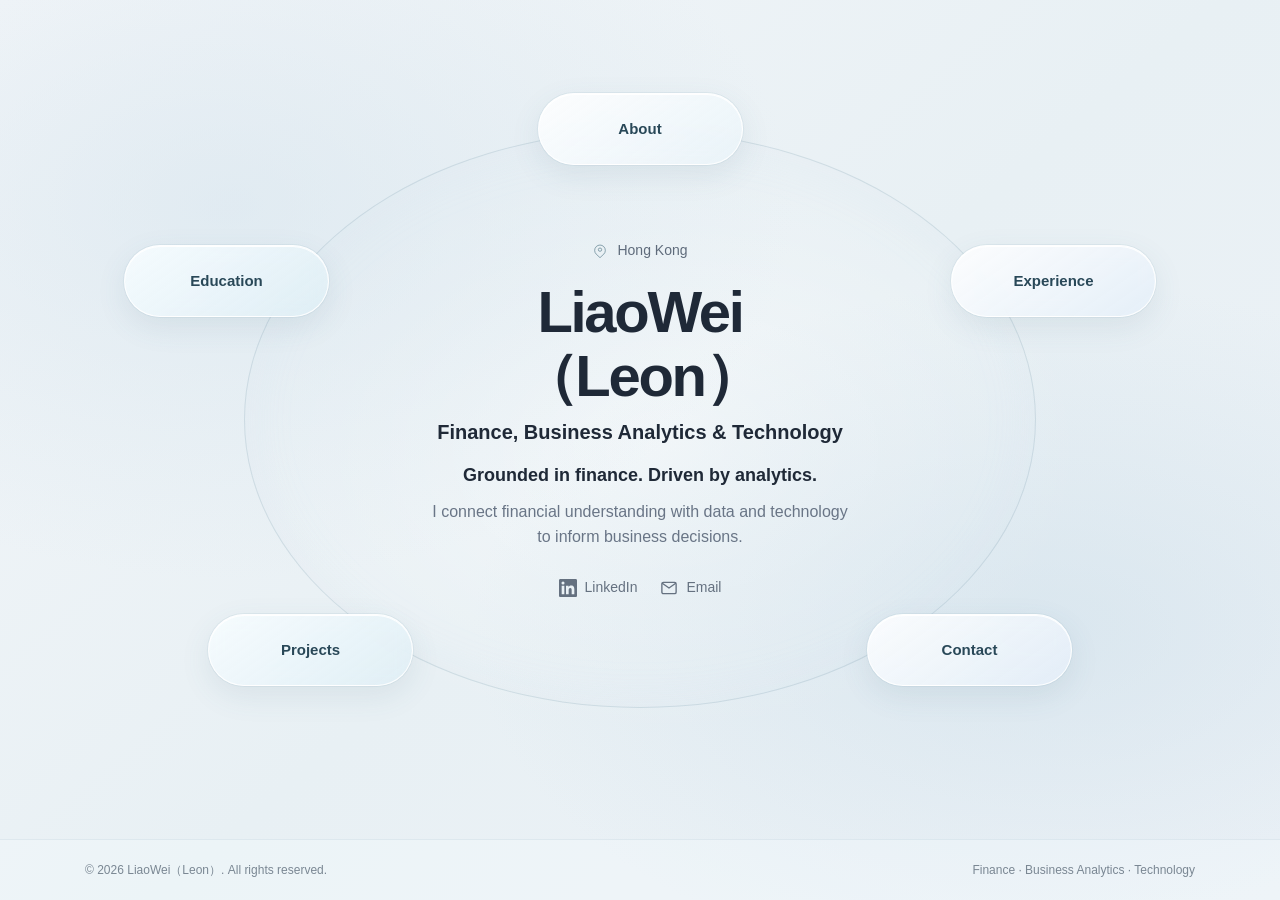
<file: index.html>
<!doctype html>
<html lang="en">
<head>
  <meta charset="utf-8">
  <meta name="viewport" content="width=device-width, initial-scale=1">
  <meta name="theme-color" content="#f4f6f9">
  <meta name="description" content="LiaoWei（Leon） — Finance, Business Analytics & Technology.">
  <title>About | LiaoWei（Leon）</title>
  <link rel="stylesheet" href="style.css">
  <script src="script.js" defer></script>
</head>
<body class="page-home page-about">
<a class="skip-link" href="#main">Skip to content</a>
<header class="site-header" id="top"><div class="header-inner"><a class="brand" href="index.html">LiaoWei（Leon）</a><nav class="nav-links" id="main-nav" aria-label="Main navigation"><a href="index.html" aria-current="page">Home</a></nav><span class="availability-pill">Available from Feb 2027</span><button type="button" class="nav-toggle" aria-controls="main-nav" aria-expanded="false" aria-label="Open navigation menu"><span></span><span></span><span></span></button></div></header>
<main id="main" class="home-stage">
  <section class="home-layout" aria-label="Introduction and sections">
    <div class="home-intro">
      <div class="location"><svg viewBox="0 0 24 24" fill="none" stroke="currentColor" aria-hidden="true"><path d="M17.7 16.7 12 22l-5.7-5.3a8 8 0 1 1 11.4 0Z"/><circle cx="12" cy="10" r="2.5"/></svg> Hong Kong</div>
      <h1 class="hero-title">LiaoWei（Leon）</h1>
      <p class="hero-subtitle">Finance, Business Analytics &amp; Technology</p>
      <p class="hero-motto">Grounded in finance. Driven by analytics.</p>
      <p class="hero-description">I connect financial understanding with data and technology to inform business decisions.</p>
      <div class="social-links"><a href="https://www.linkedin.com/in/wei-liao-leon0708" target="_blank" rel="noopener noreferrer"><svg class="social-icon" width="17" height="17" viewBox="0 0 24 24" fill="currentColor" aria-hidden="true" focusable="false"><path d="M20.45 20.45h-3.56v-5.57c0-1.33-.03-3.04-1.85-3.04-1.86 0-2.14 1.45-2.14 2.94v5.67H9.35V9h3.41v1.56h.05c.48-.9 1.64-1.85 3.37-1.85 3.6 0 4.27 2.37 4.27 5.45v6.29ZM5.34 7.43a2.06 2.06 0 1 1 0-4.12 2.06 2.06 0 0 1 0 4.12Zm1.78 13.02H3.56V9h3.56v11.45ZM22.23 0H1.77C.79 0 0 .77 0 1.73v20.54c0 .96.79 1.73 1.77 1.73h20.46c.98 0 1.77-.77 1.77-1.73V1.73C24 .77 23.21 0 22.23 0Z"/></svg> LinkedIn</a><a href="mailto:wliao0708@gmail.com"><svg class="social-icon" width="17" height="17" viewBox="0 0 24 24" fill="none" stroke="currentColor" stroke-width="1.8" stroke-linecap="round" stroke-linejoin="round" aria-hidden="true" focusable="false"><rect x="2.5" y="4.5" width="19" height="15" rx="2"/><path d="m3.5 6 8.5 6 8.5-6"/></svg> Email</a></div>
    </div>
    <nav class="orbit" id="explore" aria-label="Explore sections">
      <a class="orbit-item orbit-about" href="about.html"><span class="orbit-label">About</span></a>
      <a class="orbit-item orbit-education" href="education.html"><span class="orbit-label">Education</span></a>
      <a class="orbit-item orbit-experience" href="experience.html"><span class="orbit-label">Experience</span></a>
      <a class="orbit-item orbit-projects" href="projects.html"><span class="orbit-label">Projects</span></a>
      <a class="orbit-item orbit-contact" href="contact.html"><span class="orbit-label">Contact</span></a>
    </nav>
  </section>
</main>
<footer class="footer"><div class="section-inner footer-inner"><span>© 2026 LiaoWei（Leon）. All rights reserved.</span><span>Finance · Business Analytics · Technology</span></div></footer>
<div class="modal" hidden><div class="modal-panel" tabindex="-1"><button class="modal-close" type="button" aria-label="Close project details">×</button><div class="modal-content"></div></div></div>
</body></html>
</file>
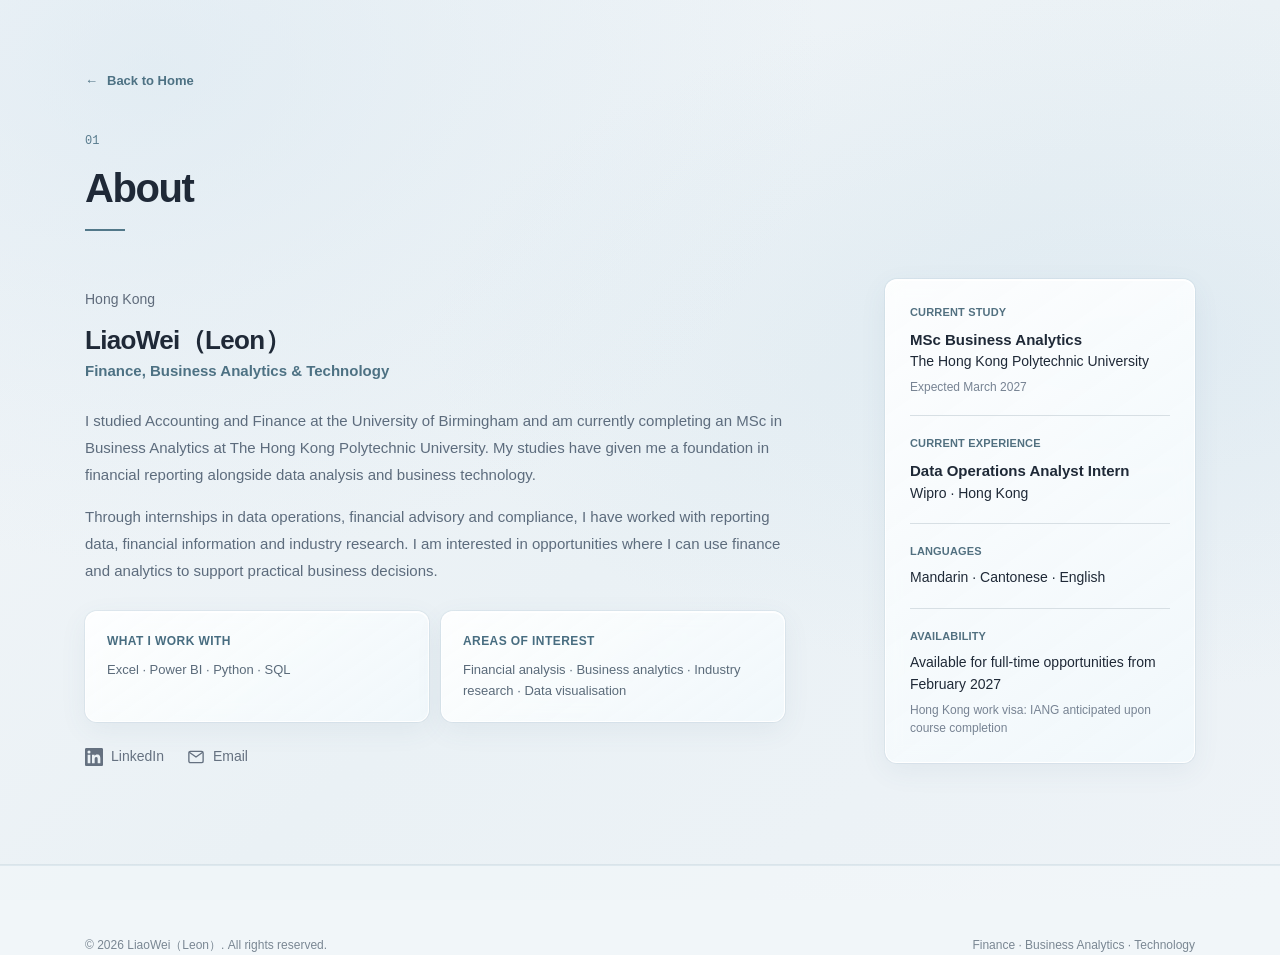
<file: about.html>
<!doctype html>
<html lang="en">
<head>
  <meta charset="utf-8">
  <meta name="viewport" content="width=device-width, initial-scale=1">
  <meta name="theme-color" content="#f4f6f9">
  <meta name="description" content="LiaoWei（Leon） — Finance, Business Analytics & Technology.">
  <title>About | LiaoWei（Leon）</title>
  <link rel="stylesheet" href="style.css">
  <script src="script.js" defer></script>
</head>
<body class="page-inner page-about-detail">
<a class="skip-link" href="#main">Skip to content</a>
<header class="site-header" id="top"><div class="header-inner"><a class="brand" href="index.html">LiaoWei（Leon）</a><nav class="nav-links" id="main-nav" aria-label="Main navigation"><a href="index.html">Home</a></nav><span class="availability-pill">Available from Feb 2027</span><button type="button" class="nav-toggle" aria-controls="main-nav" aria-expanded="false" aria-label="Open navigation menu"><span></span><span></span><span></span></button></div></header>
<main id="main">
<section class="section section-light" id="about"><div class="section-inner"><a class="back-home" href="index.html"><span aria-hidden="true">←</span> Back to Home</a><div class="section-heading"><span class="section-number">01</span><h1 class="section-title">About</h1><div class="heading-rule"></div></div>
<div class="about-profile"><div class="about-main"><p class="location">Hong Kong</p><h2 class="about-name">LiaoWei（Leon）</h2><p class="about-discipline">Finance, Business Analytics &amp; Technology</p><div class="about-narrative"><p>I studied Accounting and Finance at the University of Birmingham and am currently completing an MSc in Business Analytics at The Hong Kong Polytechnic University. My studies have given me a foundation in financial reporting alongside data analysis and business technology.</p><p>Through internships in data operations, financial advisory and compliance, I have worked with reporting data, financial information and industry research. I am interested in opportunities where I can use finance and analytics to support practical business decisions.</p></div><div class="about-highlights"><section class="about-highlight"><h3>What I work with</h3><p>Excel · Power BI · Python · SQL</p></section><section class="about-highlight"><h3>Areas of interest</h3><p>Financial analysis · Business analytics · Industry research · Data visualisation</p></section></div><div class="social-links"><a href="https://www.linkedin.com/in/wei-liao-leon0708" target="_blank" rel="noopener noreferrer"><svg class="social-icon" width="17" height="17" viewBox="0 0 24 24" fill="currentColor" aria-hidden="true" focusable="false"><path d="M20.45 20.45h-3.56v-5.57c0-1.33-.03-3.04-1.85-3.04-1.86 0-2.14 1.45-2.14 2.94v5.67H9.35V9h3.41v1.56h.05c.48-.9 1.64-1.85 3.37-1.85 3.6 0 4.27 2.37 4.27 5.45v6.29ZM5.34 7.43a2.06 2.06 0 1 1 0-4.12 2.06 2.06 0 0 1 0 4.12Zm1.78 13.02H3.56V9h3.56v11.45ZM22.23 0H1.77C.79 0 0 .77 0 1.73v20.54c0 .96.79 1.73 1.77 1.73h20.46c.98 0 1.77-.77 1.77-1.73V1.73C24 .77 23.21 0 22.23 0Z"/></svg> LinkedIn</a><a href="mailto:wliao0708@gmail.com"><svg class="social-icon" width="17" height="17" viewBox="0 0 24 24" fill="none" stroke="currentColor" stroke-width="1.8" stroke-linecap="round" stroke-linejoin="round" aria-hidden="true" focusable="false"><rect x="2.5" y="4.5" width="19" height="15" rx="2"/><path d="m3.5 6 8.5 6 8.5-6"/></svg> Email</a></div></div><aside class="hero-aside" aria-label="At a glance"><div class="fact"><span class="fact-label">CURRENT STUDY</span><strong>MSc Business Analytics</strong><span>The Hong Kong Polytechnic University</span><small>Expected March 2027</small></div><div class="fact"><span class="fact-label">CURRENT EXPERIENCE</span><strong>Data Operations Analyst Intern</strong><span>Wipro · Hong Kong</span></div><div class="fact"><span class="fact-label">LANGUAGES</span><span>Mandarin · Cantonese · English</span></div><div class="fact"><span class="fact-label">AVAILABILITY</span><span>Available for full-time opportunities from February 2027</span><small>Hong Kong work visa: IANG anticipated upon course completion</small></div></aside></div>
</div></section>
</main>
<footer class="footer"><div class="section-inner footer-inner"><span>© 2026 LiaoWei（Leon）. All rights reserved.</span><span>Finance · Business Analytics · Technology</span></div></footer>
</body></html>
</file>
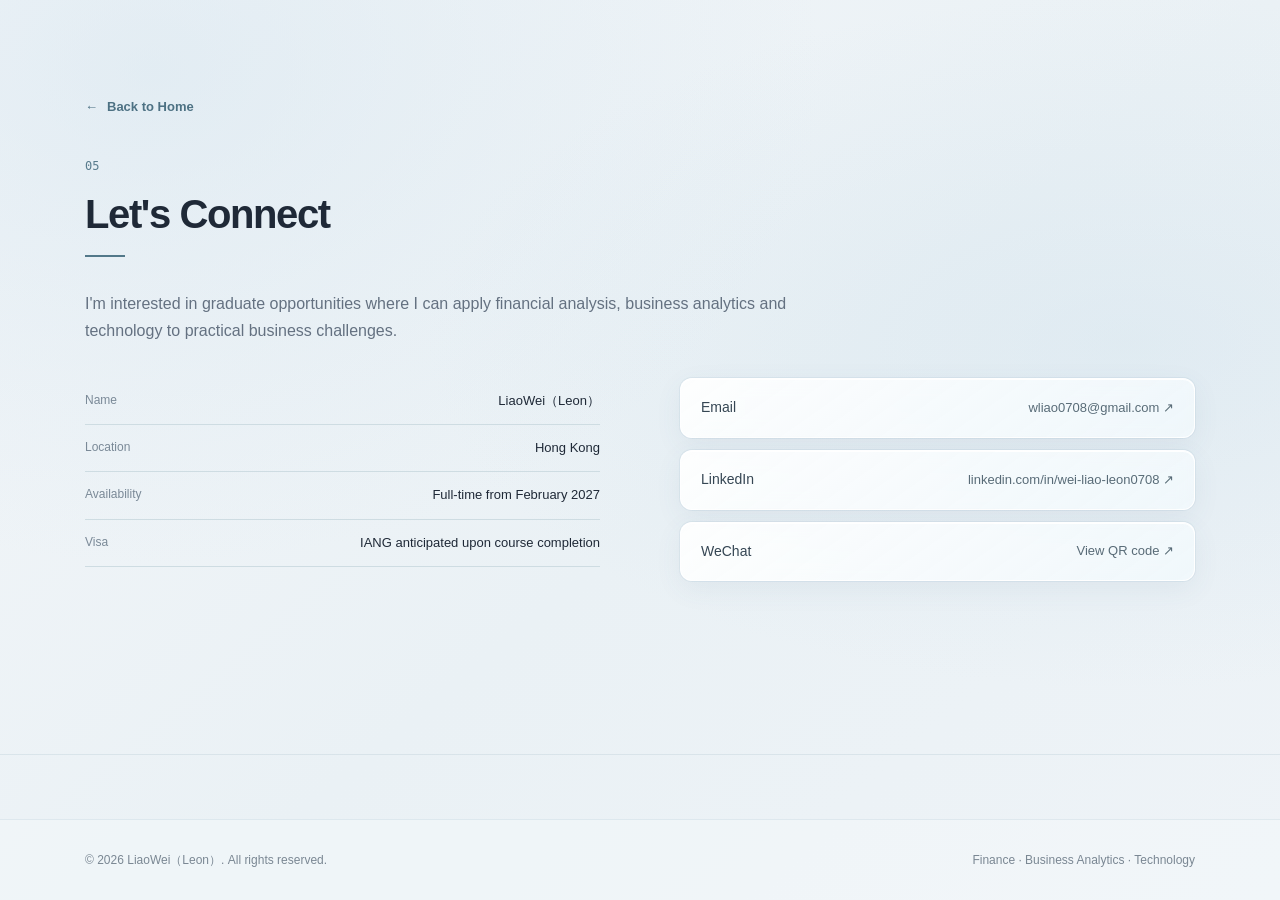
<file: contact.html>
<!doctype html>
<html lang="en">
<head>
  <meta charset="utf-8">
  <meta name="viewport" content="width=device-width, initial-scale=1">
  <meta name="theme-color" content="#f4f6f9">
  <meta name="description" content="LiaoWei（Leon） — Finance, Business Analytics & Technology.">
  <title>Contact | LiaoWei（Leon）</title>
  <link rel="stylesheet" href="style.css">
  <script src="script.js" defer></script>
</head>
<body class="page-inner page-contact">
<a class="skip-link" href="#main">Skip to content</a>
<header class="site-header" id="top"><div class="header-inner"><a class="brand" href="index.html">LiaoWei（Leon）</a><nav class="nav-links" id="main-nav" aria-label="Main navigation"><a href="index.html">Home</a></nav><span class="availability-pill">Available from Feb 2027</span><button type="button" class="nav-toggle" aria-controls="main-nav" aria-expanded="false" aria-label="Open navigation menu"><span></span><span></span><span></span></button></div></header>
<main id="main">
<section class="section section-light" id="contact"><div class="section-inner"><a class="back-home" href="index.html"><span aria-hidden="true">←</span> Back to Home</a><div class="section-heading"><span class="section-number">05</span><h2 class="section-title">Let's Connect</h2><div class="heading-rule"></div></div><p class="contact-intro">I'm interested in graduate opportunities where I can apply financial analysis, business analytics and technology to practical business challenges.</p><div class="contact-grid"><div class="contact-details"><div class="contact-row"><span>Name</span><strong>LiaoWei（Leon）</strong></div><div class="contact-row"><span>Location</span><strong>Hong Kong</strong></div><div class="contact-row"><span>Availability</span><strong>Full-time from February 2027</strong></div><div class="contact-row"><span>Visa</span><strong>IANG anticipated upon course completion</strong></div></div><div class="contact-actions"><a class="contact-action" href="mailto:wliao0708@gmail.com"><span>Email</span><strong>wliao0708@gmail.com ↗</strong></a><a class="contact-action" href="https://www.linkedin.com/in/wei-liao-leon0708" target="_blank" rel="noopener noreferrer"><span>LinkedIn</span><strong>linkedin.com/in/wei-liao-leon0708 ↗</strong></a><button class="contact-action" type="button" data-project="wechat"><span>WeChat</span><strong>View QR code ↗</strong></button></div></div></div></section>
</main>
<footer class="footer"><div class="section-inner footer-inner"><span>© 2026 LiaoWei（Leon）. All rights reserved.</span><span>Finance · Business Analytics · Technology</span></div></footer>
<div class="modal" hidden><div class="modal-panel" tabindex="-1"><button class="modal-close" type="button" aria-label="Close project details">×</button><div class="modal-content"></div></div></div>
</body></html>
</file>
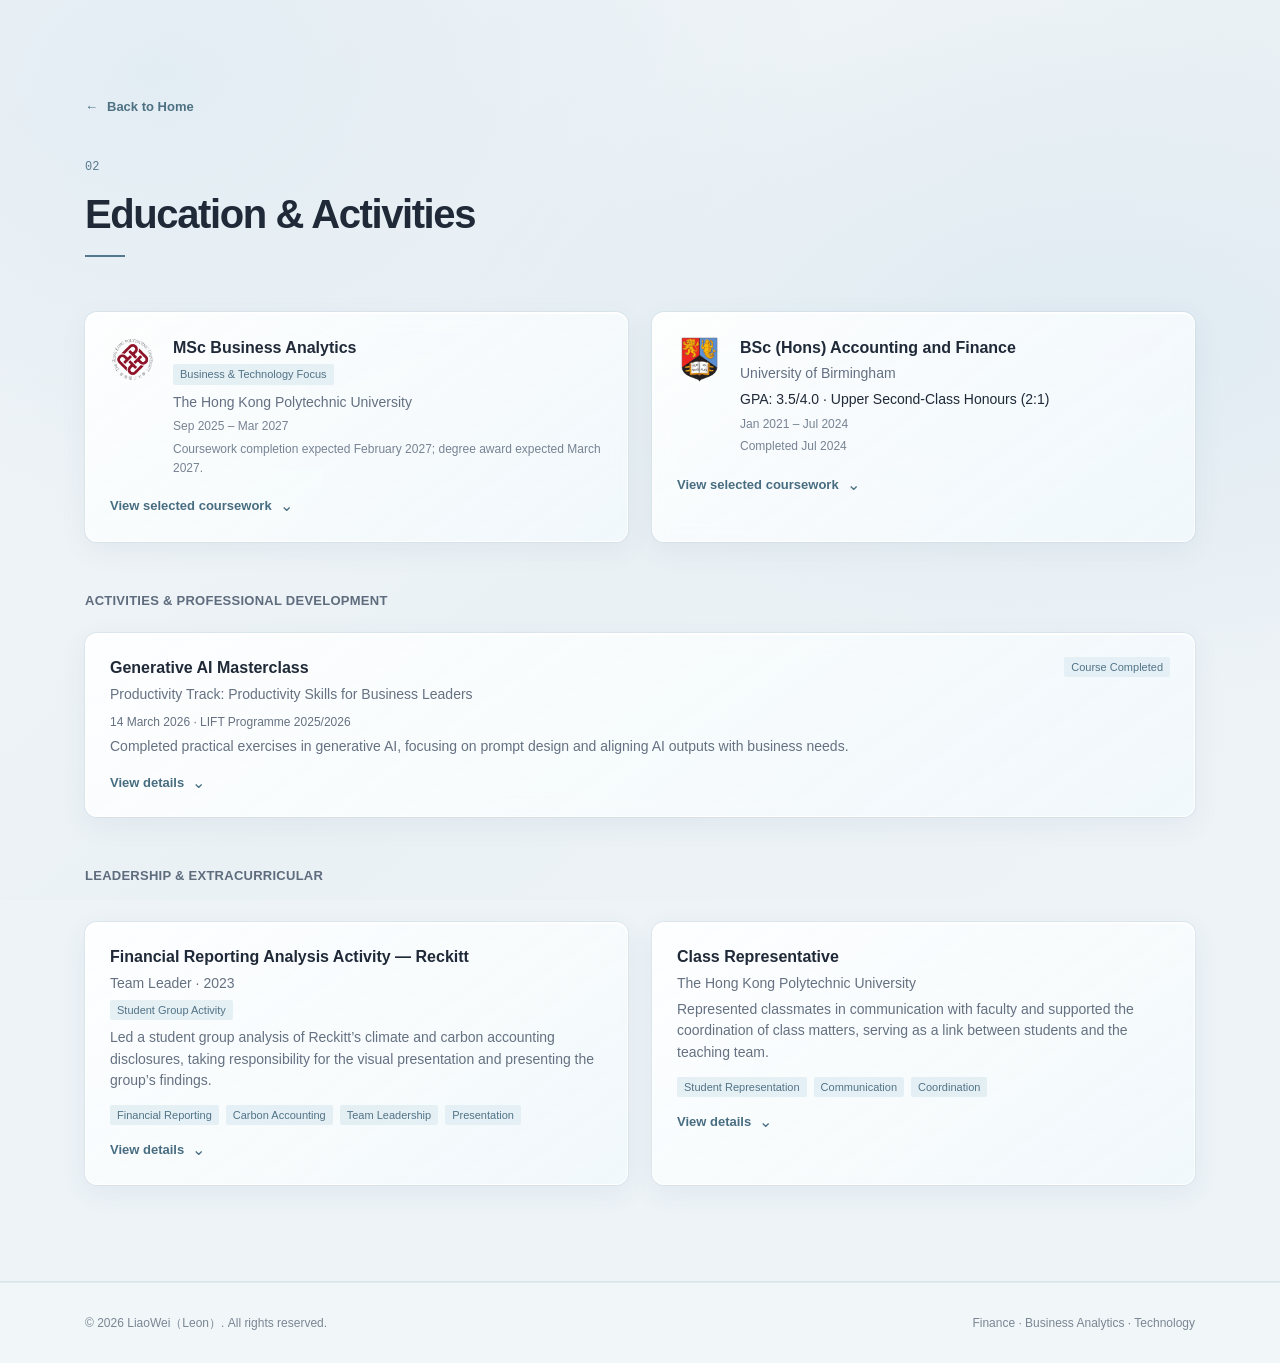
<file: education.html>
<!doctype html>
<html lang="en">
<head>
  <meta charset="utf-8">
  <meta name="viewport" content="width=device-width, initial-scale=1">
  <meta name="theme-color" content="#f4f6f9">
  <meta name="description" content="LiaoWei（Leon） — Finance, Business Analytics & Technology.">
  <title>Education | LiaoWei（Leon）</title>
  <link rel="stylesheet" href="style.css">
  <script src="script.js" defer></script>
</head>
<body class="page-inner page-education">
<a class="skip-link" href="#main">Skip to content</a>
<header class="site-header" id="top"><div class="header-inner"><a class="brand" href="index.html">LiaoWei（Leon）</a><nav class="nav-links" id="main-nav" aria-label="Main navigation"><a href="index.html">Home</a></nav><span class="availability-pill">Available from Feb 2027</span><button type="button" class="nav-toggle" aria-controls="main-nav" aria-expanded="false" aria-label="Open navigation menu"><span></span><span></span><span></span></button></div></header>
<main id="main">
<section class="section section-tint" id="education"><div class="section-inner"><a class="back-home" href="index.html"><span aria-hidden="true">←</span> Back to Home</a><div class="section-heading"><span class="section-number">02</span><h2 class="section-title">Education &amp; Activities</h2><div class="heading-rule"></div></div>
<div class="education-grid"><article class="education-card"><div class="education-main"><img class="school-logo" src="assets/polyu.png" alt="Hong Kong Polytechnic University logo"><div><h3>MSc Business Analytics</h3><span class="badge">Business &amp; Technology Focus</span><p class="muted">The Hong Kong Polytechnic University</p><p class="small muted">Sep 2025 – Mar 2027</p><p class="small muted">Coursework completion expected February 2027; degree award expected March 2027.</p></div></div><details class="disclosure"><summary>View selected coursework</summary><div class="disclosure-content" id="polyu-coursework"></div></details></article><article class="education-card"><div class="education-main"><img class="school-logo" src="assets/birmingham.webp" alt="University of Birmingham logo"><div><h3>BSc (Hons) Accounting and Finance</h3><p class="muted">University of Birmingham</p><p>GPA: 3.5/4.0 · Upper Second-Class Honours (2:1)</p><p class="small muted">Jan 2021 – Jul 2024</p><p class="small muted">Completed Jul 2024</p></div></div><details class="disclosure"><summary>View selected coursework</summary><div class="disclosure-content" id="birmingham-coursework"></div></details></article></div>
<h3 class="activity-heading">ACTIVITIES &amp; PROFESSIONAL DEVELOPMENT</h3><article class="activity-card"><div class="activity-card-head"><div><h3>Generative AI Masterclass</h3><p>Productivity Track: Productivity Skills for Business Leaders</p></div><span class="badge">Course Completed</span></div><p class="small muted">14 March 2026 · LIFT Programme 2025/2026</p><p>Completed practical exercises in generative AI, focusing on prompt design and aligning AI outputs with business needs.</p><details class="disclosure"><summary>View details</summary><div class="disclosure-content" id="ai-details"><p><strong>Provider</strong> · Department of Management and Marketing, The Hong Kong Polytechnic University, in collaboration with Interactive Advertising Bureau Hong Kong.</p><p>Practised translating business questions into clearer instructions and refining prompts to improve the relevance and usefulness of responses.</p><p><strong>What I Learned:</strong> Effective use of AI starts with understanding the business problem. Clear context, specific instructions and careful review help turn AI-generated responses into more useful support for everyday work.</p></div></details></article>
<h4 class="activity-heading">LEADERSHIP &amp; EXTRACURRICULAR</h4><div class="activities-grid"><article class="activity-card"><h3>Financial Reporting Analysis Activity — Reckitt</h3><p class="muted">Team Leader · 2023</p><span class="badge">Student Group Activity</span><p>Led a student group analysis of Reckitt’s climate and carbon accounting disclosures, taking responsibility for the visual presentation and presenting the group’s findings.</p><div class="tag-list"><span class="tag">Financial Reporting</span><span class="tag">Carbon Accounting</span><span class="tag">Team Leadership</span><span class="tag">Presentation</span></div><details class="disclosure"><summary>View details</summary><div class="disclosure-content" id="reckitt-details"><p><strong>Contribution:</strong> Contributed to the group’s analysis of environmental performance indicators and sustainability disclosures. As team leader, I was responsible for the poster design and presentation delivery, helping translate the analysis into a clear visual narrative.</p><p><strong>Reflection:</strong> The activity developed my ability to organise a group deliverable, distinguish key findings from supporting information and explain corporate reporting to an audience.</p></div></details></article><article class="activity-card"><h3>Class Representative</h3><p class="muted">The Hong Kong Polytechnic University</p><p>Represented classmates in communication with faculty and supported the coordination of class matters, serving as a link between students and the teaching team.</p><div class="tag-list"><span class="tag">Student Representation</span><span class="tag">Communication</span><span class="tag">Coordination</span></div><details class="disclosure"><summary>View details</summary><div class="disclosure-content" id="class-details"><p><strong>Role:</strong> Acted as a point of contact between classmates and faculty, helping communicate student perspectives and coordinate class-related matters.</p><p><strong>Reflection:</strong> The role strengthened my ability to listen to different perspectives, communicate clearly and represent shared interests responsibly. It also reinforced the importance of reliability and constructive communication when working with others.</p></div></details></article></div></div></section>
</main>
<footer class="footer"><div class="section-inner footer-inner"><span>© 2026 LiaoWei（Leon）. All rights reserved.</span><span>Finance · Business Analytics · Technology</span></div></footer>
<div class="modal" hidden><div class="modal-panel" tabindex="-1"><button class="modal-close" type="button" aria-label="Close project details">×</button><div class="modal-content"></div></div></div>
</body></html>
</file>
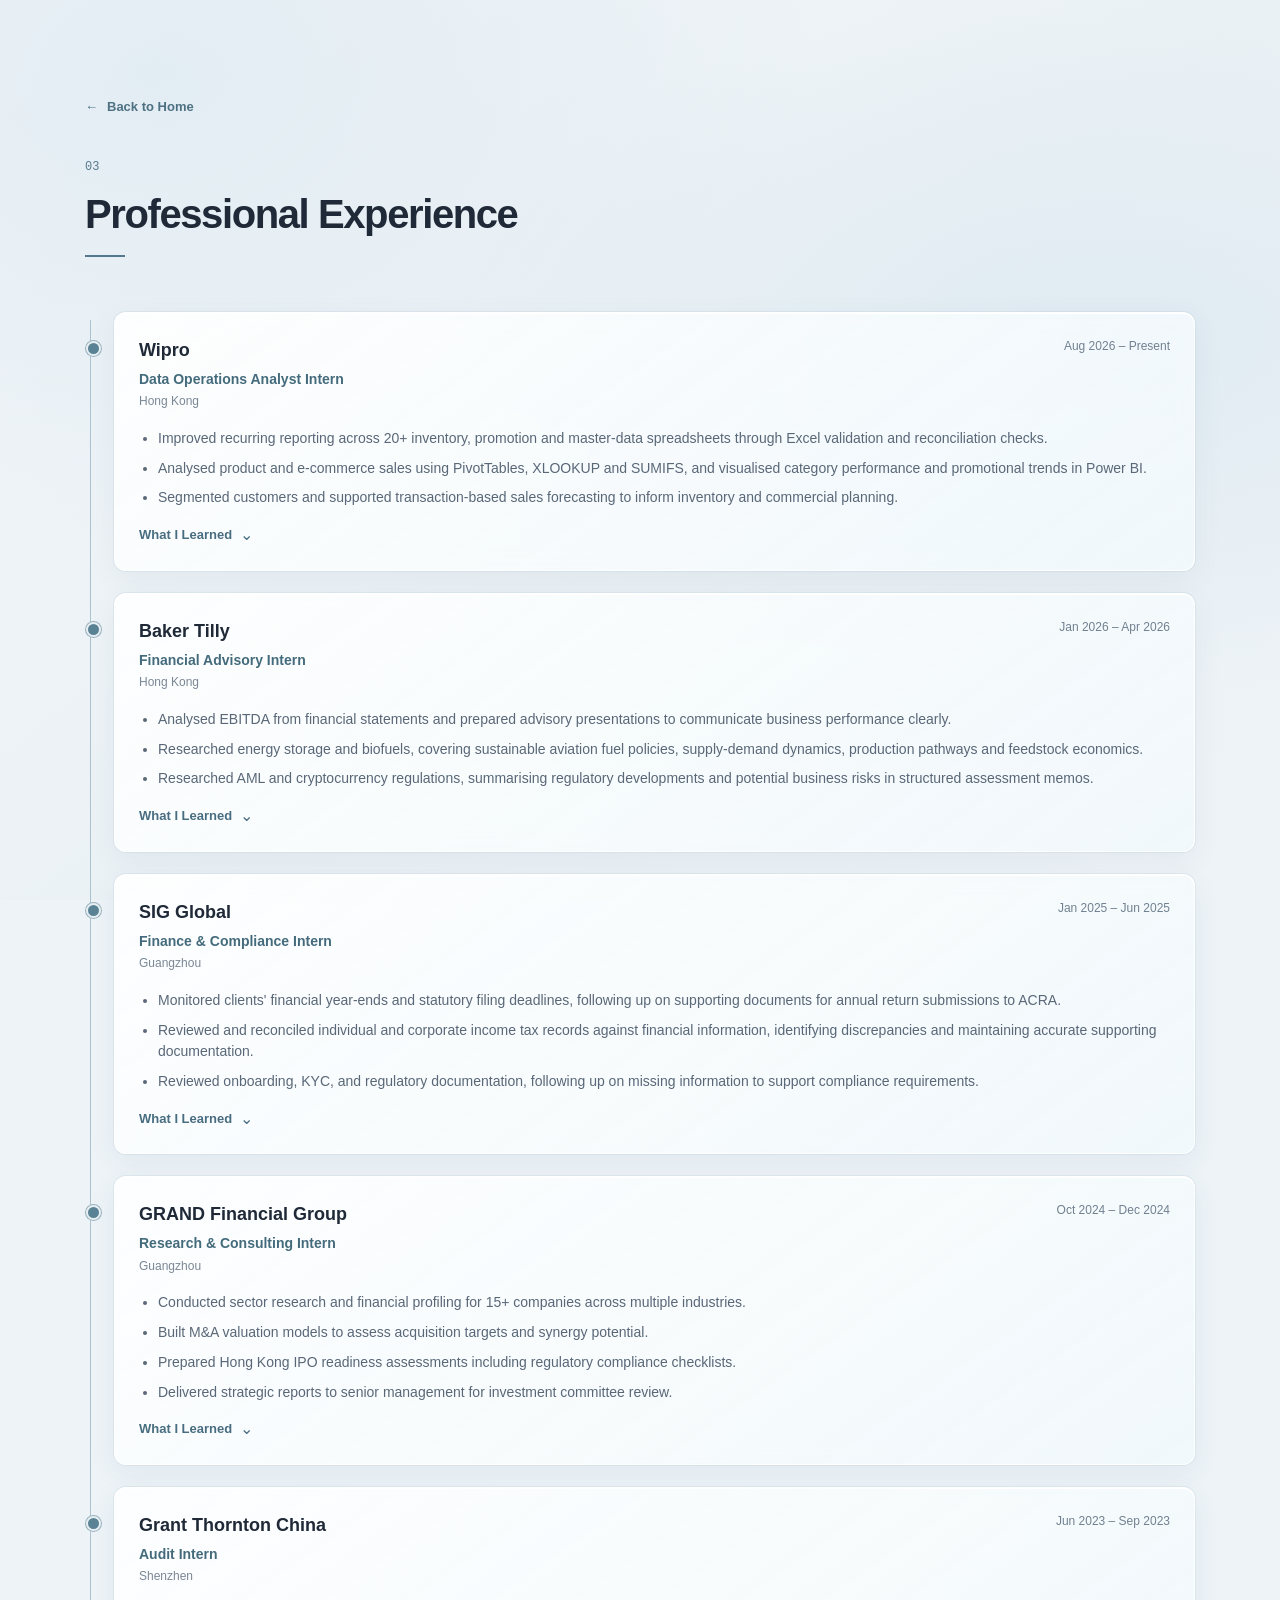
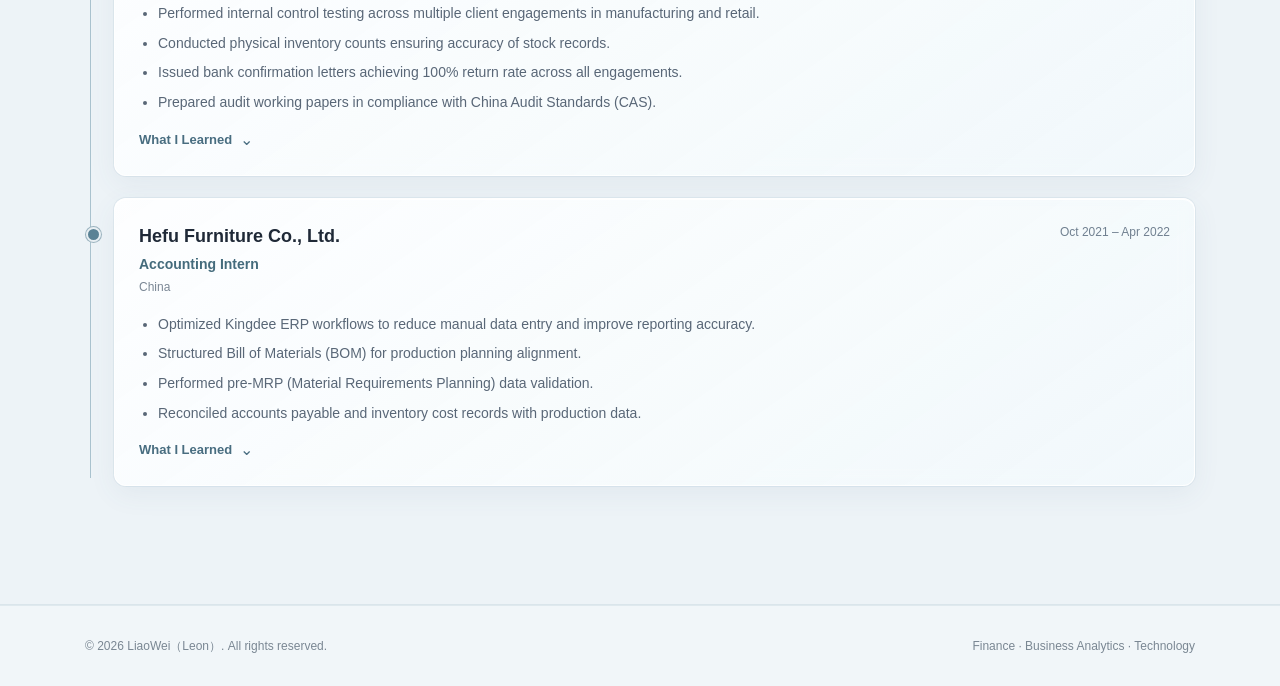
<file: experience.html>
<!doctype html>
<html lang="en">
<head>
  <meta charset="utf-8">
  <meta name="viewport" content="width=device-width, initial-scale=1">
  <meta name="theme-color" content="#f4f6f9">
  <meta name="description" content="LiaoWei（Leon） — Finance, Business Analytics & Technology.">
  <title>Experience | LiaoWei（Leon）</title>
  <link rel="stylesheet" href="style.css">
  <script src="script.js" defer></script>
</head>
<body class="page-inner page-experience">
<a class="skip-link" href="#main">Skip to content</a>
<header class="site-header" id="top"><div class="header-inner"><a class="brand" href="index.html">LiaoWei（Leon）</a><nav class="nav-links" id="main-nav" aria-label="Main navigation"><a href="index.html">Home</a></nav><span class="availability-pill">Available from Feb 2027</span><button type="button" class="nav-toggle" aria-controls="main-nav" aria-expanded="false" aria-label="Open navigation menu"><span></span><span></span><span></span></button></div></header>
<main id="main">
<section class="section section-light" id="experience"><div class="section-inner"><a class="back-home" href="index.html"><span aria-hidden="true">←</span> Back to Home</a><div class="section-heading"><span class="section-number">03</span><h2 class="section-title">Professional Experience</h2><div class="heading-rule"></div></div><div class="timeline" id="experience-list"></div></div></section>
</main>
<footer class="footer"><div class="section-inner footer-inner"><span>© 2026 LiaoWei（Leon）. All rights reserved.</span><span>Finance · Business Analytics · Technology</span></div></footer>
<div class="modal" hidden><div class="modal-panel" tabindex="-1"><button class="modal-close" type="button" aria-label="Close project details">×</button><div class="modal-content"></div></div></div>
</body></html>
</file>
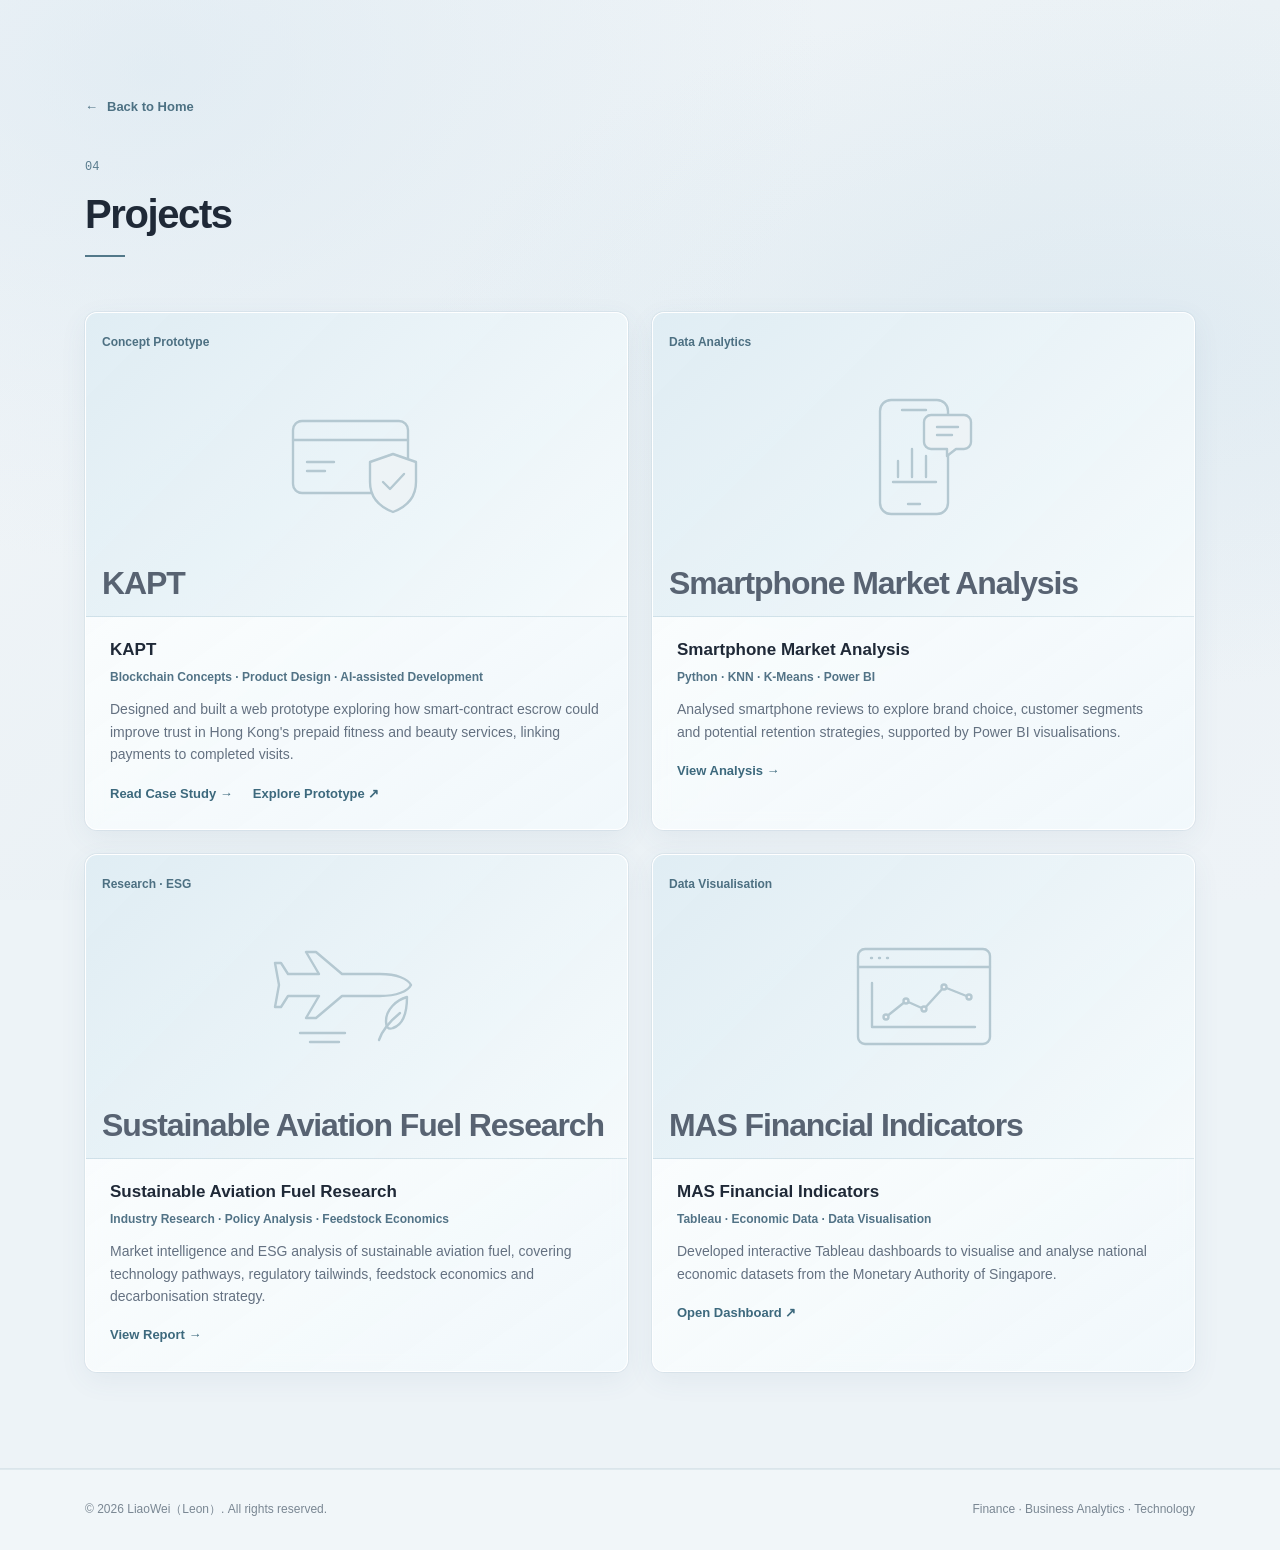
<file: projects.html>
<!doctype html>
<html lang="en">
<head>
  <meta charset="utf-8">
  <meta name="viewport" content="width=device-width, initial-scale=1">
  <meta name="theme-color" content="#f4f6f9">
  <meta name="description" content="LiaoWei（Leon） — Finance, Business Analytics & Technology.">
  <title>Projects | LiaoWei（Leon）</title>
  <link rel="stylesheet" href="style.css">
  <script src="script.js?v=20261125" defer></script>
</head>
<body class="page-inner page-projects">
<a class="skip-link" href="#main">Skip to content</a>
<header class="site-header" id="top"><div class="header-inner"><a class="brand" href="index.html">LiaoWei（Leon）</a><nav class="nav-links" id="main-nav" aria-label="Main navigation"><a href="index.html">Home</a></nav><span class="availability-pill">Available from Feb 2027</span><button type="button" class="nav-toggle" aria-controls="main-nav" aria-expanded="false" aria-label="Open navigation menu"><span></span><span></span><span></span></button></div></header>
<main id="main">
<section class="section section-tint" id="projects"><div class="section-inner"><a class="back-home" href="index.html"><span aria-hidden="true">←</span> Back to Home</a><div class="section-heading"><span class="section-number">04</span><h2 class="section-title">Projects</h2><div class="heading-rule"></div></div><div class="projects-grid">
<article class="project-card"><div class="project-art"><span class="project-art-label">Concept Prototype</span><svg class="project-art-icon" viewBox="0 0 180 140" fill="none" stroke="currentColor" stroke-width="2.4" stroke-linecap="round" stroke-linejoin="round" aria-hidden="true"><rect x="26" y="34" width="115" height="72" rx="9"/><path d="M26 53h115M40 75h27M40 84h18"/><path d="M126 67 149 75v20c0 16-10 25-23 30-13-5-23-14-23-30V75l23-8Z" fill="#edf3f6"/><path d="m116 95 7 7 14-15"/></svg><div class="project-art-title">KAPT</div></div><div class="project-body"><h3 class="project-title">KAPT</h3><p class="project-tools">Blockchain Concepts · Product Design · AI-assisted Development</p><p class="project-description">Designed and built a web prototype exploring how smart-contract escrow could improve trust in Hong Kong's prepaid fitness and beauty services, linking payments to completed visits.</p><div class="project-links"><button class="text-link" type="button" data-project="kapt">Read Case Study →</button><a class="text-link" href="https://wliao0708-leon.github.io/kapt-prototype/" target="_blank" rel="noopener noreferrer">Explore Prototype ↗</a></div></div></article>
<article class="project-card"><div class="project-art"><span class="project-art-label">Data Analytics</span><svg class="project-art-icon" viewBox="0 0 180 140" fill="none" stroke="currentColor" stroke-width="2.4" stroke-linecap="round" stroke-linejoin="round" aria-hidden="true"><rect x="46" y="13" width="68" height="114" rx="11"/><path d="M68 23h24M74 117h12"/><path d="M59 95h43M64 90V74M78 90V62M92 90V69"/><path d="M97 28h33a7 7 0 0 1 7 7v20a7 7 0 0 1-7 7h-8l-9 7v-7H97a7 7 0 0 1-7-7V35a7 7 0 0 1 7-7Z" fill="#edf3f6"/><path d="M103 40h21M103 48h15"/></svg><div class="project-art-title">Smartphone Market Analysis</div></div><div class="project-body"><h3 class="project-title">Smartphone Market Analysis</h3><p class="project-tools">Python · KNN · K-Means · Power BI</p><p class="project-description">Analysed smartphone reviews to explore brand choice, customer segments and potential retention strategies, supported by Power BI visualisations.</p><div class="project-links"><button class="text-link" type="button" data-project="smartphone">View Analysis →</button></div></div></article>
<article class="project-card"><div class="project-art"><span class="project-art-label">Research · ESG</span><svg class="project-art-icon" viewBox="0 0 180 140" fill="none" stroke="currentColor" stroke-width="2.4" stroke-linecap="round" stroke-linejoin="round" aria-hidden="true"><path d="M21 45h31L39 23h10l26 22h38c17 0 28 5 31 11-3 6-14 11-31 11H75L49 89H39l13-22H21l-7 11H8l4-22-4-22h6l7 11Z"/><path d="M33 104h45M43 113h29"/><path d="M119 92c0-11 10-21 21-24 0 13-2 27-14 31-5 2-7-1-7-7Z"/><path d="M112 111c3-9 10-18 21-27"/></svg><div class="project-art-title">Sustainable Aviation Fuel Research</div></div><div class="project-body"><h3 class="project-title">Sustainable Aviation Fuel Research</h3><p class="project-tools">Industry Research · Policy Analysis · Feedstock Economics</p><p class="project-description">Market intelligence and ESG analysis of sustainable aviation fuel, covering technology pathways, regulatory tailwinds, feedstock economics and decarbonisation strategy.</p><div class="project-links"><button class="text-link" type="button" data-project="saf">View Report →</button></div></div></article>
<article class="project-card"><div class="project-art"><span class="project-art-label">Data Visualisation</span><svg class="project-art-icon" viewBox="0 0 180 140" fill="none" stroke="currentColor" stroke-width="2.4" stroke-linecap="round" stroke-linejoin="round" aria-hidden="true"><rect x="24" y="20" width="132" height="95" rx="7"/><path d="M24 38h132M37 29h1M45 29h1M53 29h1"/><path d="M38 98V54M38 98h103M52 88l20-16 18 8 20-22 25 10"/><circle cx="52" cy="88" r="2.5" fill="#edf3f6"/><circle cx="72" cy="72" r="2.5" fill="#edf3f6"/><circle cx="90" cy="80" r="2.5" fill="#edf3f6"/><circle cx="110" cy="58" r="2.5" fill="#edf3f6"/><circle cx="135" cy="68" r="2.5" fill="#edf3f6"/></svg><div class="project-art-title">MAS Financial Indicators</div></div><div class="project-body"><h3 class="project-title">MAS Financial Indicators</h3><p class="project-tools">Tableau · Economic Data · Data Visualisation</p><p class="project-description">Developed interactive Tableau dashboards to visualise and analyse national economic datasets from the Monetary Authority of Singapore.</p><div class="project-links"><a class="text-link" href="https://public.tableau.com/app/profile/wei.liao8377/viz/MASfinancialindicators/MASfinancialindicators?publish=yes" target="_blank" rel="noopener noreferrer">Open Dashboard ↗</a></div></div></article>
</div></div></section>
</main>
<footer class="footer"><div class="section-inner footer-inner"><span>© 2026 LiaoWei（Leon）. All rights reserved.</span><span>Finance · Business Analytics · Technology</span></div></footer>
<div class="modal" hidden><div class="modal-panel" tabindex="-1"><button class="modal-close" type="button" aria-label="Close project details">×</button><div class="modal-content"></div></div></div>
</body></html>
</file>
<file: style.css>
/* Leon Liao portfolio — based on the existing Base44 portfolio */
:root{--ink:#1f2937;--muted:#647082;--accent:#365c6c;--surface:#fff;--line:#d8e0e5;--section:#e8eff3;--hero:#f3f5f8;--wrap:1110px;color-scheme:light}
*{box-sizing:border-box}
html{scroll-behavior:smooth;scroll-padding-top:64px}
body{margin:0;background:var(--hero);color:var(--ink);font-family:Inter,-apple-system,BlinkMacSystemFont,"Segoe UI",sans-serif;font-size:14px;line-height:1.55;-webkit-font-smoothing:antialiased}
a{color:inherit;text-decoration:none} button{font:inherit;color:inherit;cursor:pointer}img{display:block;max-width:100%} [hidden]{display:none!important} ::selection{background:#cbdde5} :focus-visible{outline:2px solid #598499;outline-offset:4px}
.skip-link{position:fixed;z-index:200;top:8px;left:8px;transform:translateY(-150%);padding:10px 14px;background:#fff;border:1px solid var(--line);border-radius:4px}.skip-link:focus{transform:none}
.site-header{position:sticky;z-index:50;top:0;background:rgba(243,245,248,.96);border-bottom:1px solid #dce2e7;backdrop-filter:blur(10px)}
.header-inner{width:min(calc(100% - 48px),var(--wrap));height:63px;margin:auto;display:flex;align-items:center;justify-content:space-between;gap:28px}
.brand{font-weight:700;font-size:15px;white-space:nowrap}.nav-links{display:flex;gap:29px;align-items:center}.nav-links a{font-size:13px;color:#556170;transition:color .2s}.nav-links a:hover,.nav-links a:focus-visible{color:var(--accent)}
.availability-pill{display:inline-flex;align-items:center;gap:8px;padding:5px 11px;border:1px solid #c4d3db;border-radius:999px;background:#e8f0f4;color:#365e70;font-size:11px;font-weight:600;white-space:nowrap}.availability-pill::before{content:"";width:6px;height:6px;border-radius:50%;background:#47758a}.nav-toggle{display:none}
.hero{background:var(--hero);border-bottom:1px solid #e0e6eb}.hero-grid{width:min(calc(100% - 48px),var(--wrap));min-height:578px;margin:auto;display:grid;grid-template-columns:minmax(0,1fr) 338px;align-items:center;gap:72px;padding:64px 0 78px}.location{display:flex;align-items:center;gap:9px;color:#5f6b7b;font-size:14px}.location svg{width:16px;height:16px;color:#587a8a}.hero-title{margin:18px 0 8px;font-size:58px;line-height:1.1;letter-spacing:-.04em;font-weight:700}.hero-subtitle{margin:10px 0 15px;font-size:20px;line-height:1.45;font-weight:600}.hero-motto{margin:0 0 11px;font-size:18px;font-weight:600}.hero-description{max-width:545px;margin:0;color:#697586;font-size:16px;line-height:1.55}.hero-actions{display:flex;flex-wrap:wrap;gap:12px;margin-top:28px}.button{display:inline-flex;align-items:center;justify-content:center;gap:10px;min-height:40px;padding:10px 19px;border:1px solid transparent;border-radius:5px;font-size:13px;font-weight:600;transition:background .18s,border-color .18s}.button-primary{color:#fff;background:#365e70;border-color:#365e70}.button-primary:hover{background:#2d5263}.button-outline{color:#354150;background:transparent;border-color:#d2dce2}.button-outline:hover{background:#e8eef2}.social-links{display:flex;gap:23px;margin-top:24px;color:#657180;font-size:13px}.social-links a{display:flex;align-items:center;gap:7px}.social-links a:hover{color:var(--accent)}.social-links svg{width:15px;height:15px}
.hero-aside{padding-left:24px;border-left:1px solid #d7dfe4}.fact{padding:19px 0;border-bottom:1px solid #d7dfe4}.fact:first-child{padding-top:0}.fact:last-child{padding-bottom:0;border-bottom:0}.fact-label{display:block;margin-bottom:7px;color:#527080;text-transform:uppercase;font-size:11px;font-weight:700;letter-spacing:.015em}.fact p{margin:0}.fact strong{font-weight:600;font-size:15px}.fact .muted{margin-top:2px}.fact .small{margin-top:5px}
.section{background:var(--section);border-bottom:1px solid #dce5e9}.section-inner{width:min(calc(100% - 48px),var(--wrap));margin:auto;padding:96px 0}.section-heading{margin-bottom:55px}.section-number{color:#587b8d;font-size:12px;font-family:"SFMono-Regular",Consolas,monospace}.section-title{margin:13px 0 17px;font-size:40px;line-height:1.2;letter-spacing:-.035em;font-weight:700}.heading-rule{display:block;width:40px;height:2px;background:#527889}
.education-grid{display:grid;grid-template-columns:repeat(2,minmax(0,1fr));gap:24px}.education-card,.activity-card,.experience-card,.project-card{background:#fff;border:1px solid #d8e0e5;border-radius:7px}.education-card{padding:24px;min-width:0}.education-main{display:flex;align-items:flex-start;gap:18px}.school-logo{flex:none;width:45px;height:45px;object-fit:contain}.education-main h3,.activity-card h3{margin:0 0 5px;font-size:16px;line-height:1.35;font-weight:650}.education-main p,.activity-card p{margin:4px 0}.muted{color:var(--muted)}.small{font-size:12px;color:#778393}.badge,.tag{display:inline-block;padding:3px 7px;color:#527386;background:#e8f0f4;border-radius:2px;font-size:11px;line-height:1.3}.badge{margin-bottom:3px}.education-main strong{font-weight:600}.activity-heading{margin:49px 0 22px;color:#5e6c7d;font-size:13px;font-weight:700;letter-spacing:.02em;text-transform:uppercase}.activity-card{margin-top:14px;padding:23px 24px}.activity-card p{color:#657181}.tag-list{display:flex;gap:7px;flex-wrap:wrap;margin:13px 0 0}.tag{background:#f0f5f7}
.disclosure{margin-top:14px}.disclosure summary{display:inline-flex;align-items:center;gap:8px;color:#486d80;font-weight:600;font-size:13px;list-style:none;cursor:pointer}.disclosure summary::-webkit-details-marker{display:none}.disclosure summary::after{content:"⌄";display:inline-block;font-size:16px;font-weight:400;line-height:1;transition:transform .2s}.disclosure[open] summary::after{transform:rotate(180deg)}.disclosure-content{padding-top:12px;color:#667485;font-size:13px;line-height:1.65}.disclosure-content p{margin:0 0 8px}.disclosure-content ul{margin:0;padding-left:20px}.disclosure-content li+li{margin-top:4px}
.timeline{position:relative;padding-left:29px}.timeline::before{content:"";position:absolute;top:8px;bottom:8px;left:5px;width:1px;background:#b9cbd4}.experience-card{position:relative;margin-bottom:22px;padding:24px}.experience-card::before{content:"";position:absolute;left:-29px;top:28px;width:11px;height:11px;border:2px solid #e8eff3;border-radius:50%;background:#5a8295;box-shadow:0 0 0 1px #9bb3bf}.experience-top{display:flex;align-items:flex-start;justify-content:space-between;gap:18px}.experience-top h3{margin:0;font-size:18px;font-weight:700}.experience-date{color:#708090;font-size:12px;white-space:nowrap}.experience-role{margin:4px 0 0;color:#446b7c;font-size:14px;font-weight:600}.experience-location{margin:2px 0 0;color:#7a8795;font-size:12px}.responsibilities{margin:17px 0 0;padding-left:19px;color:#596777}.responsibilities li+li{margin-top:8px}.actions{display:flex;align-items:flex-start;gap:25px;flex-wrap:wrap}.actions .disclosure{margin-top:15px}
.projects-grid{display:grid;grid-template-columns:repeat(2,minmax(0,1fr));gap:24px}.project-card{overflow:hidden}.project-art{height:304px;position:relative;background:linear-gradient(135deg,#e5edf1,#f5f8fa);border-bottom:1px solid #d9e2e7}.project-art-label{position:absolute;top:20px;left:16px;color:#4d7082;font-size:12px;font-weight:600}.project-art-title{position:absolute;left:16px;bottom:14px;right:16px;color:#586372;font-size:32px;line-height:1.15;letter-spacing:-.035em;font-weight:700}.project-art-icon{position:absolute;top:50%;left:50%;transform:translate(-50%,-55%);color:#cbd8dd}.project-art-icon svg{display:block;max-width:150px;height:150px}.project-body{padding:22px 24px 25px}.project-title{margin:0;font-size:17px;line-height:1.35;font-weight:700}.project-tools{margin:6px 0 12px;color:#527386;font-size:12px;font-weight:600}.project-description{margin:0;color:#647181;font-size:14px;line-height:1.6}.project-links{display:flex;gap:20px;flex-wrap:wrap;margin-top:18px}.text-link{display:inline-flex;align-items:center;gap:5px;padding:0;border:0;background:transparent;color:#3d697d;font-size:13px;font-weight:650}.text-link:hover{text-decoration:underline}
.contact-grid{display:grid;grid-template-columns:1fr 1fr;gap:80px}.contact-grid>div>p{max-width:460px;color:#637183;font-size:16px;line-height:1.7}.contact-details{margin-top:30px}.contact-row{display:flex;justify-content:space-between;gap:18px;padding:13px 0;border-bottom:1px solid #cedce2}.contact-row span:first-child{color:#7a8997;font-size:12px}.contact-row span:last-child{text-align:right}.contact-actions{display:grid;gap:12px}.contact-action{display:flex;align-items:center;justify-content:space-between;gap:12px;padding:18px 20px;border:1px solid #d8e1e5;border-radius:6px;background:#fff;color:#354653}.contact-action:hover{border-color:#a6bdc8}.contact-action span{display:block}.contact-action small{display:block;color:#84919d;font-size:12px}.footer{background:#f3f5f8;border-top:1px solid #dae3e7}.footer>div{width:min(calc(100% - 48px),var(--wrap));min-height:80px;margin:auto;display:flex;align-items:center;justify-content:space-between;gap:20px;color:#7a8793;font-size:12px}
.modal{position:fixed;z-index:100;inset:0;display:grid;place-items:center;overflow:auto;padding:20px;background:rgba(15,23,42,.55)}.modal-panel{position:relative;width:min(100%,700px);max-height:calc(100dvh - 40px);overflow-y:auto;border:1px solid #dde4e7;border-radius:8px;background:#fff;box-shadow:0 18px 60px #14242e33}.modal-content{padding:34px}.modal-close{position:absolute;right:20px;top:20px;display:grid;place-items:center;width:32px;height:32px;border:0;border-radius:4px;background:#eff3f5;color:#556673;font-size:21px}.modal-eyebrow{margin:0;color:#537b8c;text-transform:uppercase;letter-spacing:.06em;font-size:11px;font-weight:700}.modal-title{margin:8px 36px 8px 0;font-size:27px;line-height:1.25;letter-spacing:-.03em}.modal-description,.modal-block p{color:#647181;line-height:1.7}.modal-block{margin-top:24px}.modal-block h3{margin:0 0 7px;color:#476a7b;font-size:11px;letter-spacing:.06em;text-transform:uppercase}.modal-block p{margin:0}.modal-tags{display:flex;gap:8px;flex-wrap:wrap;margin-top:20px}.modal-tags span{padding:4px 8px;background:#edf3f5;color:#527386;border-radius:3px;font-size:11px}.modal-actions{margin-top:24px}
@media(max-width:800px){.header-inner{gap:16px}.nav-links{gap:17px}.hero-grid{grid-template-columns:1fr 280px;gap:40px}.contact-grid{gap:35px}}
@media(max-width:680px){html{scroll-padding-top:60px}.header-inner{width:calc(100% - 40px);height:60px}.nav-toggle{display:flex;flex-direction:column;justify-content:center;gap:4px;align-items:center;width:38px;height:38px;padding:0;border:0;background:transparent}.nav-toggle span{width:20px;height:2px;background:#394957}.availability-pill{display:none}.nav-links{display:none;position:absolute;top:59px;left:0;right:0;padding:10px 20px 16px;background:#f3f5f8;border-bottom:1px solid #dce2e7;box-shadow:0 8px 15px #2439470b}.site-header.menu-open .nav-links{display:flex;flex-direction:column;align-items:stretch;gap:0}.nav-links a{padding:10px 4px}.hero-grid,.section-inner,.footer>div{width:calc(100% - 40px)}.hero-grid{min-height:auto;grid-template-columns:1fr;gap:40px;padding:65px 0 70px}.hero-title{font-size:46px}.hero-subtitle{font-size:18px}.hero-motto{font-size:16px}.hero-description{font-size:15px}.hero-aside{padding-left:18px}.section-inner{padding:72px 0}.section-heading{margin-bottom:37px}.section-title{font-size:32px}.education-grid,.projects-grid,.contact-grid{grid-template-columns:1fr;gap:16px}.education-card,.activity-card,.experience-card{padding:20px}.activity-heading{margin-top:40px}.experience-top{flex-wrap:wrap;gap:3px 15px}.experience-date{white-space:normal}.timeline{padding-left:23px}.experience-card::before{left:-23px}.project-art{height:250px}.project-art-title{font-size:27px}.contact-grid{gap:25px}.footer>div{min-height:90px;align-items:flex-start;flex-direction:column;justify-content:center;gap:5px}}
@media(prefers-reduced-motion:reduce){html{scroll-behavior:auto}*,*::before,*::after{transition-duration:.01ms!important;animation-duration:.01ms!important;animation-iteration-count:1!important}}
/* Match the original spacing and content hierarchy. */
.hero-grid.section-inner{padding:64px 0 78px}.fact strong,.fact > span:not(.fact-label),.fact small{display:block}.fact small{margin-top:5px;color:#778393;font-size:12px}.activities-grid{display:grid;grid-template-columns:1fr 1fr;gap:24px}.activity-card-head{display:flex;justify-content:space-between;gap:16px}.activity-card-head .badge{align-self:start;white-space:nowrap}.project-art-icon{width:180px;height:140px}.project-art-icon.phone{width:120px;height:180px}.contact-intro{max-width:720px;margin:-22px 0 34px;color:#647181;font-size:16px;line-height:1.7}.contact-details{margin-top:0}.contact-row strong{font-size:13px;font-weight:500;text-align:right}.contact-action{width:100%;font-size:14px;text-align:left}.contact-action strong{color:#586b77;font-size:13px;font-weight:500}.footer .footer-inner{padding:0}.wechat-qr{display:block;width:min(250px,100%);margin:24px auto}.project-card .project-art-icon{max-width:180px}.section-light{background:#f3f5f8}
@media(max-width:680px){.hero-grid.section-inner{padding:65px 0 70px}.activities-grid{grid-template-columns:1fr;gap:0}.contact-intro{margin-top:-10px}.contact-action{align-items:flex-start;flex-direction:column;gap:4px}}

/* Page navigation keeps the portfolio easy to read across separate pages. */
.nav-links a[aria-current="page"]{color:#365c6c;font-weight:650}
.page-inner main{min-height:calc(100vh - 145px)}
.page-inner .section{min-height:calc(100vh - 145px)}
.page-navigation{display:flex;justify-content:space-between;gap:20px;margin-top:70px;padding-top:24px;border-top:1px solid #cedce2}
.page-navigation a{display:flex;flex-direction:column;gap:4px;color:#365c6c;font-size:14px;font-weight:600}
.page-navigation a:hover{text-decoration:underline}
.page-navigation a:last-child{margin-left:auto;text-align:right}
.page-navigation small{color:#8493a0;font-size:11px;font-weight:500;letter-spacing:.05em;text-transform:uppercase}
@media(max-width:680px){.page-navigation{margin-top:50px}.page-navigation a{font-size:13px}.page-inner .section{min-height:calc(100vh - 150px)}}
body{min-height:100vh;display:flex;flex-direction:column}main{flex:1}

/* Homepage directory and an explicit route back from each section. */
.page-home .hero-grid.section-inner{min-height:470px;padding:55px 0 60px}
.hub-section{background:#e8eff3;border-bottom:1px solid #dce5e9}
.hub-section .section-inner{padding:64px 0 76px}
.hub-heading{margin-bottom:25px}
.hub-heading h2{margin:7px 0 0;color:#1f2937;font-size:26px;line-height:1.25;letter-spacing:-.025em}
.hub-heading p{margin:8px 0 0;color:#697586;font-size:14px}
.hub-grid{display:grid;grid-template-columns:repeat(2,minmax(0,1fr));gap:14px}
.hub-card{position:relative;min-height:128px;display:grid;grid-template-columns:38px minmax(0,1fr) 24px;gap:14px;align-items:start;padding:24px;border:1px solid #d8e0e5;border-radius:7px;background:#fff;transition:border-color .18s,transform .18s,box-shadow .18s}
.hub-card:hover{border-color:#9eb6c2;transform:translateY(-2px);box-shadow:0 8px 22px rgba(41,72,90,.07)}
.hub-number{padding-top:3px;color:#6f8c9b;font-family:"SFMono-Regular",Consolas,monospace;font-size:12px}
.hub-card-title{display:block;color:#273544;font-size:17px;font-weight:650;line-height:1.3}
.hub-card-description{display:block;margin-top:6px;color:#748190;font-size:13px;line-height:1.5}
.hub-arrow{justify-self:end;color:#51788a;font-size:19px;line-height:1.15;transition:transform .18s}
.hub-card:hover .hub-arrow{transform:translateX(3px)}
.back-home{display:inline-flex;gap:9px;align-items:center;margin-bottom:38px;color:#4d7183;font-size:13px;font-weight:600}
.back-home:hover{text-decoration:underline}
.site-header .nav-toggle{display:none}
.site-header .nav-links{margin-left:auto}
@media(max-width:680px){.site-header .nav-links{display:flex;position:static;left:auto;right:auto;top:auto;margin-left:auto;padding:0;border:0;background:transparent;box-shadow:none;flex-direction:row}.site-header .nav-links a{padding:8px 0}.page-home .hero-grid.section-inner{min-height:0;padding:55px 0 60px}.hub-section .section-inner{padding:50px 0 60px}.hub-grid{grid-template-columns:1fr;gap:10px}.hub-card{min-height:100px;padding:19px;grid-template-columns:30px minmax(0,1fr) 20px;gap:11px}.back-home{margin-bottom:30px}}

/* Full-screen home with floating section links. */
body.page-home{height:100dvh;min-height:0;overflow:hidden}
.page-home .home-stage{flex:1;min-height:0;display:flex}
.home-layout{width:min(calc(100% - 48px),1110px);margin:auto;display:grid;grid-template-columns:minmax(0,1fr) minmax(0,1fr);gap:64px;align-items:center}
.home-intro .hero-title{font-size:clamp(44px,5vw,58px)}
.home-intro .hero-description{max-width:470px}
.home-intro .social-links{margin-top:27px}
.orbit{position:relative;width:100%;height:min(440px,54vh);min-height:300px}
.orbit::before{content:"";position:absolute;inset:8% 4%;border:1px solid rgba(130,158,173,.16);border-radius:50%;transform:rotate(-12deg);pointer-events:none}
.orbit-item{position:absolute;display:flex;align-items:center;justify-content:space-between;gap:12px;padding:0 24px;height:76px;width:205px;border:1px solid #d1dfe5;border-radius:999px;background:rgba(255,255,255,.86);box-shadow:0 10px 35px rgba(68,97,112,.08);color:#304b5c;font-size:15px;font-weight:600;transition:transform .25s,box-shadow .25s,border-color .25s}
.orbit-item:hover,.orbit-item:focus-visible{transform:translateY(-4px);border-color:#93b1bf;box-shadow:0 14px 36px rgba(68,97,112,.14)}
.orbit-item .orbit-arrow{color:#698a9b;font-size:19px;font-weight:400}
.orbit-item .orbit-number{color:#94aab6;font-family:Consolas,monospace;font-size:11px;font-weight:400}
.orbit-about{top:8%;left:10%}.orbit-education{top:17%;right:0}.orbit-experience{top:41%;left:1%;width:220px}.orbit-projects{top:50%;right:1%}.orbit-contact{bottom:5%;left:32%}
.page-home .footer{flex:none}.page-home .footer>div{min-height:60px}
.about-profile{display:grid;grid-template-columns:minmax(0,1fr) 340px;gap:70px;align-items:start}.about-profile .hero-title{margin-top:12px;font-size:42px}.about-profile .hero-aside{margin-top:4px}
@media(max-width:800px){.home-layout{gap:25px}.orbit-item{width:180px;height:66px;padding:0 18px;font-size:14px}.orbit-experience{width:195px}.about-profile{gap:35px;grid-template-columns:1fr 280px}}
@media(max-width:680px){.page-home .home-stage{align-items:center}.home-layout{width:calc(100% - 40px);grid-template-columns:1fr;gap:20px}.home-intro .hero-title{margin:9px 0 5px;font-size:clamp(36px,9vw,46px)}.home-intro .hero-subtitle{margin:6px 0 8px;font-size:16px}.home-intro .hero-motto{margin-bottom:6px;font-size:15px}.home-intro .hero-description{font-size:13px;line-height:1.4}.home-intro .social-links{margin-top:11px}.orbit{display:grid;grid-template-columns:1fr 1fr;align-content:center;gap:9px;height:auto;min-height:0}.orbit::before{display:none}.orbit-item,.orbit-about,.orbit-education,.orbit-experience,.orbit-projects,.orbit-contact{position:static;width:100%;height:58px;padding:0 15px;font-size:13px}.orbit-contact{grid-column:1/-1;justify-self:center;width:65%}.page-home .footer>div{min-height:40px;font-size:10px;gap:0}.page-home .footer span:last-child{display:none}.about-profile{grid-template-columns:1fr;gap:32px}.about-profile .hero-title{font-size:36px}}
@media(max-width:680px) and (max-height:650px){.home-layout{gap:12px}.home-intro .location{font-size:12px}.home-intro .hero-title{font-size:34px}.home-intro .hero-subtitle{font-size:14px;margin:4px 0}.home-intro .hero-motto{font-size:13px;margin:0 0 4px}.home-intro .hero-description{font-size:12px;line-height:1.3}.home-intro .social-links{margin-top:6px;font-size:12px}.orbit-item,.orbit-about,.orbit-education,.orbit-experience,.orbit-projects,.orbit-contact{height:50px}.page-home .footer>div{min-height:30px}}
@media(max-height:420px){body.page-home{height:auto;min-height:100dvh;overflow:auto}.page-home .home-stage{padding:30px 0}}
@media (min-width:681px) and (prefers-reduced-motion:no-preference){.orbit-item{animation:orbit-float 7s ease-in-out infinite}.orbit-education,.orbit-projects{animation-delay:-3s}.orbit-experience{animation-delay:-1.5s}.orbit-contact{animation-delay:-4.5s}@keyframes orbit-float{0%,100%{translate:0 0}50%{translate:0 -7px}}}
@media(min-width:681px) and (max-width:1000px){.orbit-about,.orbit-experience{left:0;right:auto;width:calc(50% - 8px)}.orbit-education,.orbit-projects{right:0;left:auto;width:calc(50% - 8px)}.orbit-contact{left:25%;width:50%}.orbit-item{padding:0 13px;font-size:13px}}

/* The introduction sits at the centre; section links float around it. */
.site-header{display:none}
.page-home .home-layout{position:relative;display:grid;grid-template-columns:1fr;width:min(calc(100% - 48px),1200px);height:100%;max-height:760px;gap:0}
.page-home .home-intro{position:relative;z-index:1;justify-self:center;width:min(430px,43%);text-align:center}
.page-home .home-intro .location,.page-home .home-intro .social-links{justify-content:center}
.page-home .home-intro .hero-description{margin-left:auto;margin-right:auto}
.page-home .orbit{position:absolute;inset:0;width:100%;height:100%;min-height:0;display:block;pointer-events:none}
.page-home .orbit::before{display:block;inset:12% 17%;border-color:rgba(130,158,173,.18);transform:none}
.page-home .orbit-item{pointer-events:auto;width:clamp(150px,17vw,205px);height:72px;padding:0 22px}
.page-home .orbit-about{left:50%;right:auto;top:7%;bottom:auto;margin-left:calc(-1 * clamp(150px,17vw,205px) / 2)}
.page-home .orbit-education{left:7%;right:auto;top:27%;bottom:auto}
.page-home .orbit-experience{left:auto;right:7%;top:27%;bottom:auto}
.page-home .orbit-projects{left:14%;right:auto;top:auto;bottom:15%}
.page-home .orbit-contact{left:auto;right:14%;top:auto;bottom:15%}
@media(max-width:900px) and (min-width:681px){.page-home .home-intro{width:44%}.page-home .orbit-education{left:0}.page-home .orbit-experience{right:0}.page-home .orbit-projects{left:5%}.page-home .orbit-contact{right:5%}}
@media(max-width:680px){.page-home .home-layout{width:calc(100% - 40px);max-height:720px}.page-home .home-intro{width:100%;max-width:420px;padding:0 4px}.page-home .home-intro .hero-title{font-size:clamp(35px,10vw,46px)}.page-home .orbit::before{inset:9% 5%;border-radius:50%}.page-home .orbit-item{width:calc(50% - 8px);height:54px;padding:0 15px;font-size:13px}.page-home .orbit-about{top:8%;bottom:auto;left:0;right:auto;margin:0}.page-home .orbit-education{top:8%;bottom:auto;left:auto;right:0}.page-home .orbit-experience{top:auto;bottom:21%;left:0;right:auto}.page-home .orbit-projects{top:auto;bottom:21%;left:auto;right:0}.page-home .orbit-contact{top:auto;bottom:7%;left:25%;right:auto;width:50%}}
@media(max-width:680px) and (max-height:650px){.page-home .orbit-item{height:48px}.page-home .orbit-about,.page-home .orbit-education{top:5%}.page-home .orbit-experience,.page-home .orbit-projects{bottom:20%}.page-home .orbit-contact{bottom:5%}}
@media(max-height:420px){.page-home .home-layout{min-height:390px}}
@media(max-width:680px){.page-home .orbit-item{position:absolute}}
.social-links .social-icon{width:18px;height:18px;flex:none}.social-links a{gap:8px;font-size:14px}
@media(max-width:680px) and (max-height:650px){.social-links .social-icon{width:16px;height:16px}.social-links a{font-size:12px}}
.page-home .orbit-item{justify-content:center;text-align:center}

/* Soft blue-grey light and restrained translucent surfaces on the homepage. */
body.page-home{
  background:
    radial-gradient(ellipse at 18% 23%, rgba(207,224,235,.45), transparent 38%),
    radial-gradient(ellipse at 82% 70%, rgba(193,215,229,.4), transparent 39%),
    radial-gradient(ellipse at 52% 50%, rgba(255,255,255,.5), transparent 45%),
    linear-gradient(140deg,#f3f6f9 0%,#e8f0f4 52%,#edf2f7 100%);
}
.page-home .orbit::before{border-color:rgba(116,151,170,.23);box-shadow:inset 0 0 50px rgba(207,225,236,.12)}
.page-home .orbit-item{
  color:#294858;
  background:linear-gradient(145deg,rgba(255,255,255,.87),rgba(234,244,249,.79));
  border-color:rgba(255,255,255,.9);
  box-shadow:0 10px 30px rgba(69,104,125,.10),inset 0 1px 0 rgba(255,255,255,.9),0 0 0 1px rgba(155,184,198,.16);
  -webkit-backdrop-filter:blur(8px) saturate(125%);
  backdrop-filter:blur(8px) saturate(125%);
}
.page-home .orbit-education,.page-home .orbit-projects{background:linear-gradient(145deg,rgba(248,253,255,.88),rgba(222,238,245,.8))}
.page-home .orbit-experience,.page-home .orbit-contact{background:linear-gradient(145deg,rgba(255,255,255,.87),rgba(228,238,248,.82))}
.page-home .orbit-item:hover,.page-home .orbit-item:focus-visible{border-color:rgba(157,189,204,.95);box-shadow:0 14px 32px rgba(58,98,122,.16),inset 0 1px 0 rgba(255,255,255,.95)}
.page-home .footer{background:rgba(244,248,251,.35);border-color:rgba(150,178,192,.18)}

/* About: a little more context without repeating the full CV. */
.page-about-detail .section-inner{padding-top:70px}
.page-about-detail .section-heading{margin-bottom:44px}
.page-about-detail .about-profile{grid-template-columns:minmax(0,1fr) 310px;gap:64px}
.about-main{max-width:700px}
.about-name{margin:14px 0 3px;color:#1f2937;font-size:26px;line-height:1.2;letter-spacing:-.025em}
.about-discipline{margin:0;color:#4d7183;font-weight:600;font-size:15px}
.about-narrative{margin-top:25px;color:#5d6c7d;font-size:15px;line-height:1.8}
.about-narrative p{margin:0 0 15px}
.about-highlights{display:grid;grid-template-columns:1fr 1fr;gap:12px;margin-top:27px}
.about-highlight{padding:20px 21px;border:1px solid #d9e2e7;border-radius:7px;background:rgba(255,255,255,.78)}
.about-highlight h3{margin:0 0 8px;color:#486d80;font-size:12px;letter-spacing:.035em;text-transform:uppercase}
.about-highlight p{margin:0;color:#5b6b7a;font-size:13px;line-height:1.65}
.page-about-detail .hero-aside{padding:24px;border:1px solid #d9e2e7;border-radius:7px;background:rgba(255,255,255,.58)}
.page-about-detail .social-links{margin-top:24px}
@media(max-width:800px){.page-about-detail .about-profile{grid-template-columns:minmax(0,1fr) 250px;gap:28px}.about-highlights{grid-template-columns:1fr}}
@media(max-width:680px){.page-about-detail .section-inner{padding-top:48px}.page-about-detail .section-heading{margin-bottom:32px}.page-about-detail .about-profile{grid-template-columns:1fr;gap:28px}.about-highlights{grid-template-columns:1fr 1fr}.about-name{font-size:23px}.about-narrative{font-size:14px}.page-about-detail .hero-aside{padding:20px}}
@media(max-width:400px){.about-highlights{grid-template-columns:1fr}}

/* Shared soft-glass treatment for the portfolio's inner pages. */
body.page-inner {
  background: #edf3f7;
  background-image:
    radial-gradient(ellipse at 12% 8%, rgba(208, 226, 237, .45), transparent 42%),
    radial-gradient(ellipse at 88% 38%, rgba(200, 221, 234, .32), transparent 44%),
    linear-gradient(140deg, #f3f6f9 0%, #eaf1f5 54%, #eef3f7 100%);
  background-attachment: fixed;
}
.page-inner .section { background: transparent; border-bottom-color: rgba(150, 178, 192, .22); }
.page-inner .footer { background: rgba(244, 248, 251, .45); border-color: rgba(150, 178, 192, .2); }
.page-inner .education-card,
.page-inner .activity-card,
.page-inner .experience-card,
.page-inner .project-card,
.page-inner .about-highlight,
.page-inner .hero-aside,
.page-inner .contact-action {
  background: linear-gradient(145deg, rgba(255, 255, 255, .9), rgba(242, 249, 252, .83));
  border: 1px solid rgba(255, 255, 255, .9);
  border-radius: 12px;
  box-shadow: 0 8px 28px rgba(69, 104, 125, .07), inset 0 1px 0 rgba(255, 255, 255, .9), 0 0 0 1px rgba(155, 184, 198, .17);
  -webkit-backdrop-filter: blur(8px) saturate(120%);
  backdrop-filter: blur(8px) saturate(120%);
}
.page-inner .project-art {
  background: linear-gradient(135deg, rgba(222, 236, 243, .95), rgba(245, 250, 252, .97));
  border-bottom-color: rgba(160, 188, 202, .26);
}
.page-inner .project-art-icon { color: #b4c8d1; }
.page-inner .contact-action:hover { border-color: rgba(151, 184, 200, .95); box-shadow: 0 10px 28px rgba(58, 98, 122, .12), inset 0 1px 0 rgba(255, 255, 255, .95); }
.page-inner .tag, .page-inner .badge, .page-inner .modal-tags span { background: rgba(226, 238, 244, .88); }
.page-inner .timeline::before { background: #a9c2ce; }
.page-inner .modal { background: rgba(31, 50, 63, .42); -webkit-backdrop-filter: blur(4px); backdrop-filter: blur(4px); }
.page-inner .modal-panel {
  background: linear-gradient(145deg, rgba(255, 255, 255, .97), rgba(245, 250, 252, .96));
  border-color: rgba(255, 255, 255, .95);
  border-radius: 12px;
  -webkit-backdrop-filter: blur(10px);
  backdrop-filter: blur(10px);
}
</file>
